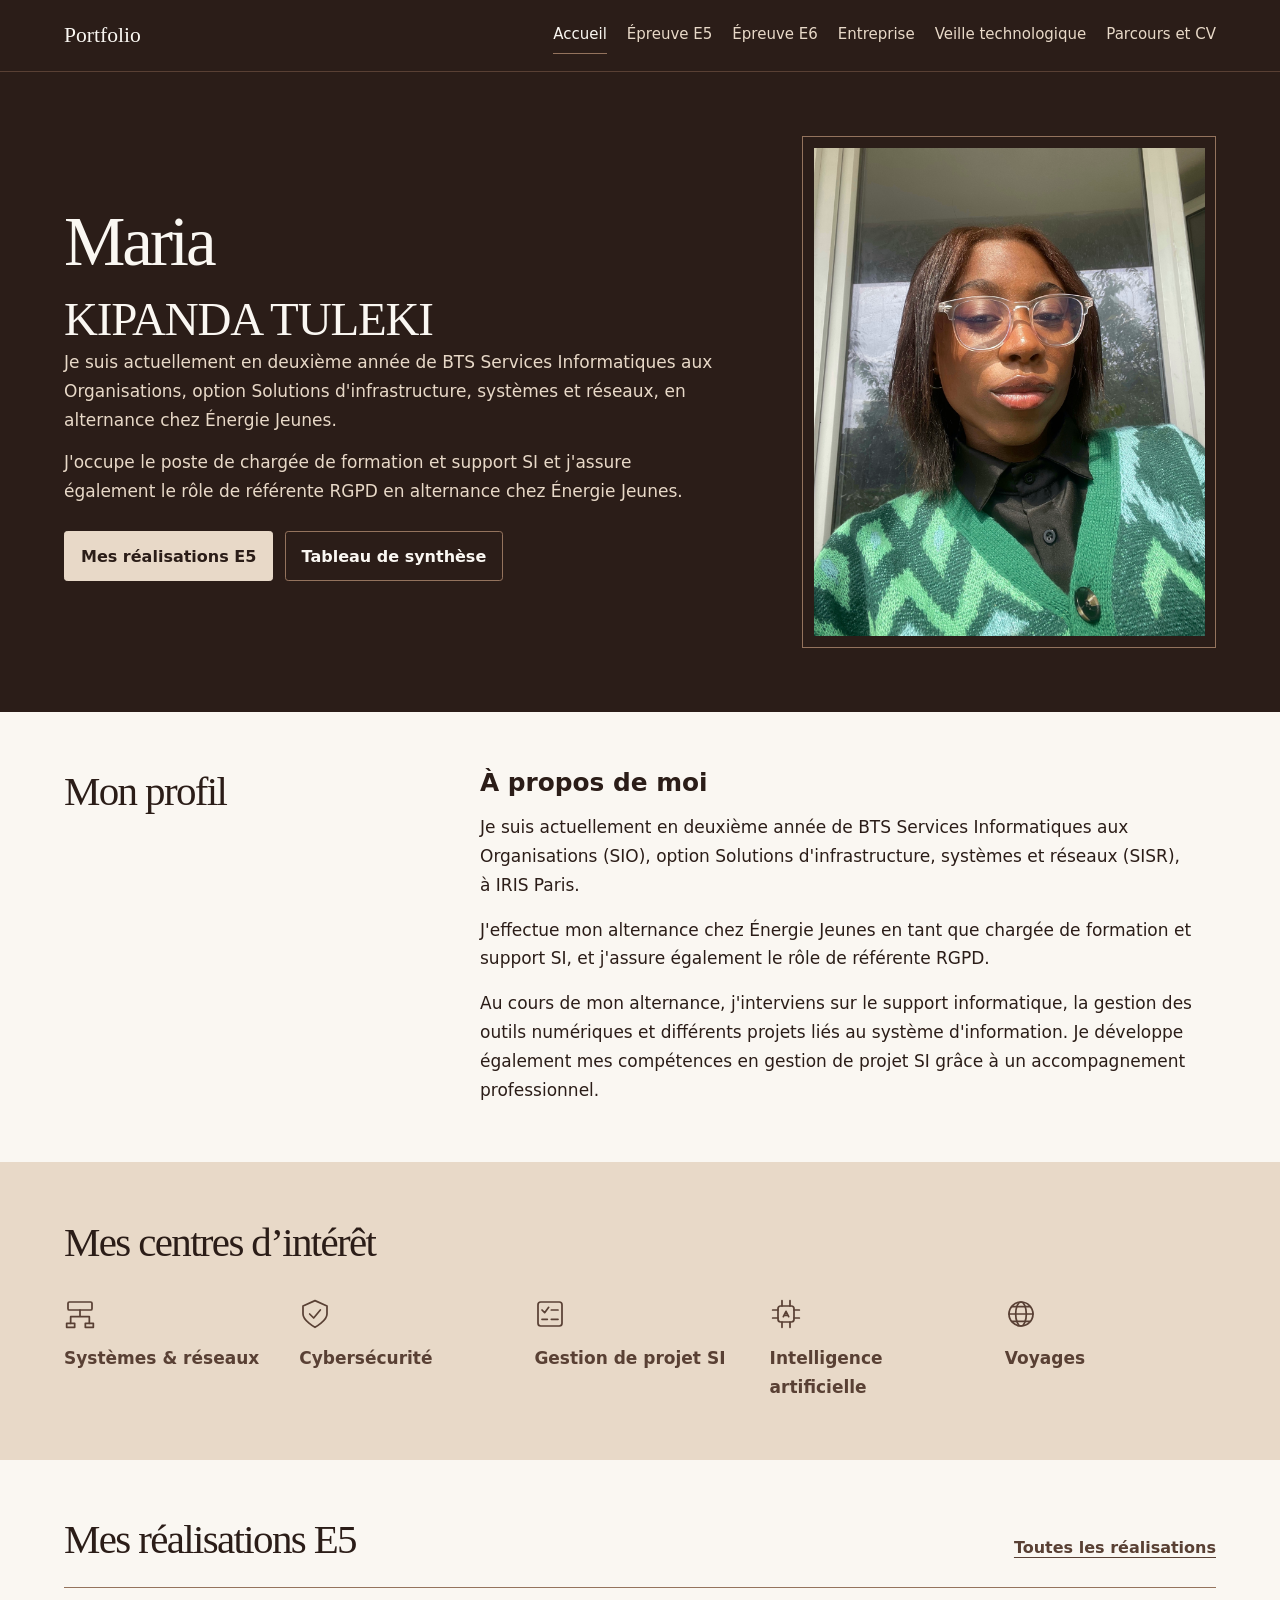
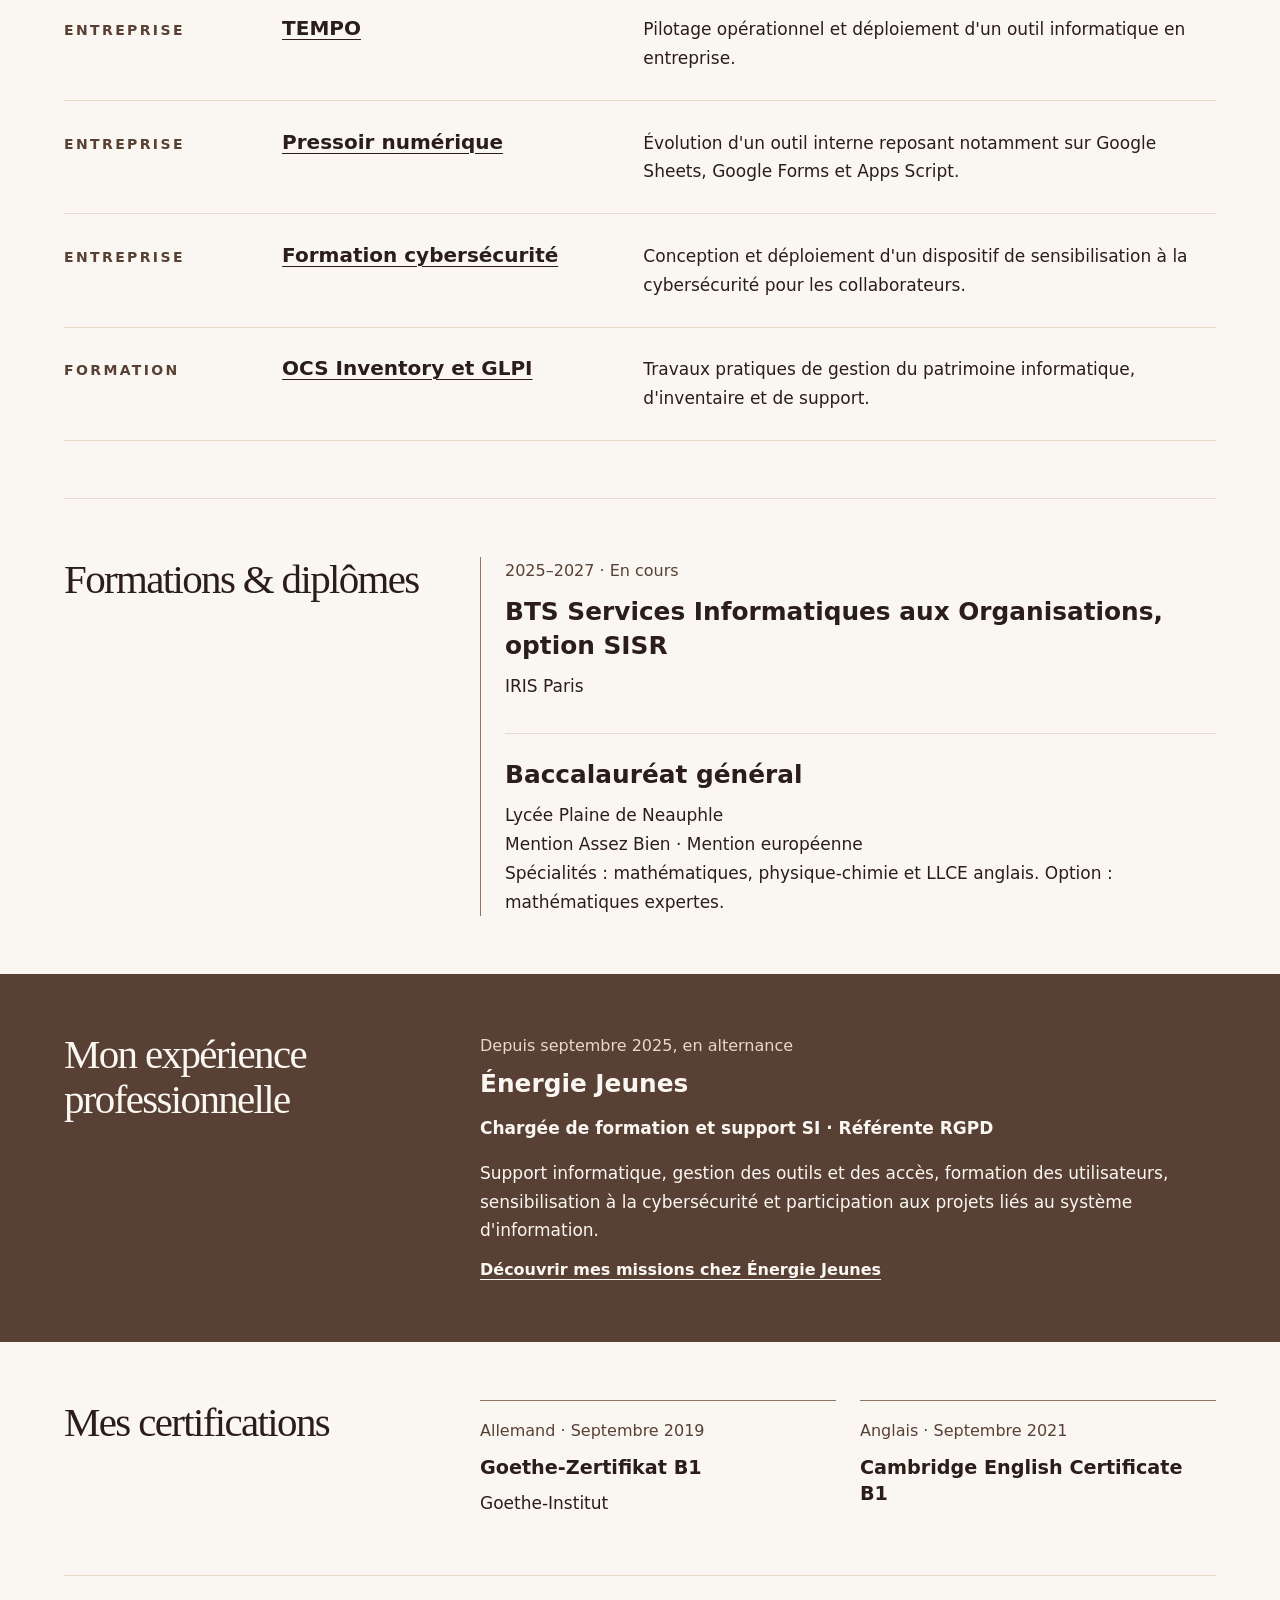
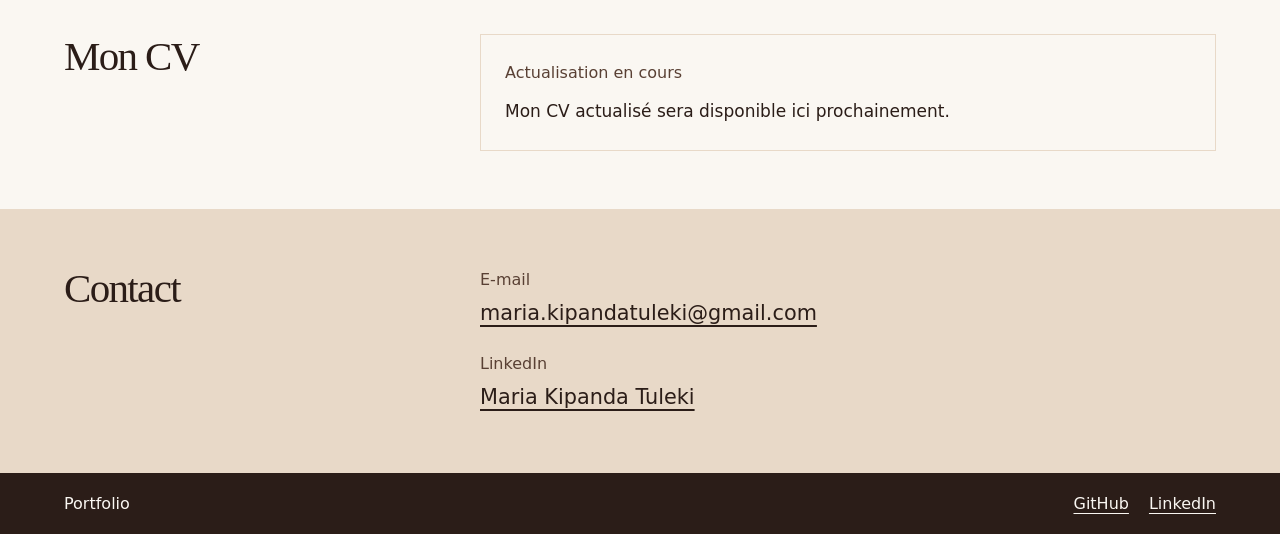
<file: index.html>
<!doctype html>
<html lang="fr">
  <head>
    <meta charset="utf-8">
    <meta name="viewport" content="width=device-width, initial-scale=1">
    <title>Accueil | Portfolio BTS SIO SISR 2027</title>
    <link rel="stylesheet" href="assets/styles.css">
    <link rel="stylesheet" href="assets/home.css">
    <script src="assets/menu.js" defer></script>
  </head>
  <body class="home-page">
    <a class="skip" href="#contenu">Aller au contenu</a>
    <header class="site-header">
      <div class="wrap header-inner">
        <a class="brand" href="index.html">Portfolio</a>
        <button class="menu-button" type="button" aria-expanded="false" aria-controls="navigation" hidden>Menu</button>
        <nav id="navigation" aria-label="Navigation principale">
          <ul>
            <li><a href="index.html" aria-current="page">Accueil</a></li>
            <li><a href="e5.html">Épreuve E5</a></li>
            <li><a href="e6.html">Épreuve E6</a></li>
            <li><a href="entreprise.html">Entreprise</a></li>
            <li><a href="veille.html">Veille technologique</a></li>
            <li><a href="parcours.html">Parcours et CV</a></li>
          </ul>
        </nav>
      </div>
    </header>
    <main id="contenu" tabindex="-1">
      <section class="home-intro">
        <div class="wrap home-intro-grid">
          <div class="home-intro-copy">
            <h1>Maria <span>KIPANDA TULEKI</span></h1>
            <p>Je suis actuellement en deuxième année de BTS Services Informatiques aux Organisations, option Solutions d'infrastructure, systèmes et réseaux, en alternance chez Énergie Jeunes.</p>
            <p>J'occupe le poste de chargée de formation et support SI et j'assure également le rôle de référente RGPD en alternance chez Énergie Jeunes.</p>
            <div class="actions">
              <a class="button primary" href="e5.html">Mes réalisations E5</a>
              <a class="button secondary" href="e5.html#tableau">Tableau de synthèse</a>
            </div>
          </div>
          <figure class="home-portrait">
            <img src="assets/images/photo%20linkedin.JPEG" alt="Portrait de Maria Kipanda Tuleki" fetchpriority="high">
          </figure>
        </div>
      </section>

      <section class="wrap home-section home-split" id="profil">
        <h2>Mon profil</h2>
        <div class="home-prose">
          <h3>À propos de moi</h3>
          <p>Je suis actuellement en deuxième année de BTS Services Informatiques aux Organisations (SIO), option Solutions d'infrastructure, systèmes et réseaux (SISR), à IRIS Paris.</p>
          <p>J'effectue mon alternance chez Énergie Jeunes en tant que chargée de formation et support SI, et j'assure également le rôle de référente RGPD.</p>
          <p>Au cours de mon alternance, j'interviens sur le support informatique, la gestion des outils numériques et différents projets liés au système d'information. Je développe également mes compétences en gestion de projet SI grâce à un accompagnement professionnel.</p>
        </div>
      </section>

      <section class="home-interests">
        <div class="wrap home-section">
          <h2>Mes centres d’intérêt</h2>
          <ul class="home-interest-list">
            <li><svg viewBox="0 0 24 24" fill="none" stroke="currentColor" stroke-width="1.3" stroke-linecap="round" stroke-linejoin="round" aria-hidden="true"><rect x="3" y="3" width="18" height="6" rx="1"/><path d="M12 9v5M5 19v-5h14v5"/><rect x="2" y="19" width="6" height="3"/><rect x="16" y="19" width="6" height="3"/></svg><span>Systèmes &amp; réseaux</span></li>
            <li><svg viewBox="0 0 24 24" fill="none" stroke="currentColor" stroke-width="1.3" stroke-linecap="round" stroke-linejoin="round" aria-hidden="true"><path d="M12 2 3 6v6c0 5 9 10 9 10s9-5 9-10V6Z"/><path d="m8 12 3 3 5-6"/></svg><span>Cybersécurité</span></li>
            <li><svg viewBox="0 0 24 24" fill="none" stroke="currentColor" stroke-width="1.3" stroke-linecap="round" stroke-linejoin="round" aria-hidden="true"><rect x="3" y="3" width="18" height="18" rx="2"/><path d="m6 9 2 2 3-4m2 2h5M6 16h4m3 0h5"/></svg><span>Gestion de projet SI</span></li>
            <li><svg viewBox="0 0 24 24" fill="none" stroke="currentColor" stroke-width="1.3" stroke-linecap="round" stroke-linejoin="round" aria-hidden="true"><rect x="6" y="6" width="12" height="12" rx="2"/><path d="M9 2v4m6-4v4M9 18v4m6-4v4M2 9h4m-4 6h4m12-6h4m-4 6h4"/><path d="m10 14 2-4 2 4m-3-1h2"/></svg><span>Intelligence artificielle</span></li>
            <li><svg viewBox="0 0 24 24" fill="none" stroke="currentColor" stroke-width="1.3" stroke-linecap="round" stroke-linejoin="round" aria-hidden="true"><circle cx="12" cy="12" r="9"/><ellipse cx="12" cy="12" rx="4" ry="9"/><path d="M3 12h18M5 6.5h14M5 17.5h14"/></svg><span>Voyages</span></li>
          </ul>
        </div>
      </section>

      <section class="wrap home-section" id="realisations">
        <div class="home-section-heading">
          <h2>Mes réalisations E5</h2>
          <a class="text-link" href="e5.html#realisations">Toutes les réalisations</a>
        </div>
        <div class="home-project-list">
          <article>
            <p class="eyebrow">Entreprise</p>
            <h3><a href="e5.html#tempo">TEMPO</a></h3>
            <p>Pilotage opérationnel et déploiement d'un outil informatique en entreprise.</p>
          </article>
          <article>
            <p class="eyebrow">Entreprise</p>
            <h3><a href="e5.html#pressoir">Pressoir numérique</a></h3>
            <p>Évolution d'un outil interne reposant notamment sur Google Sheets, Google Forms et Apps Script.</p>
          </article>
          <article>
            <p class="eyebrow">Entreprise</p>
            <h3><a href="e5.html#sensibilisation">Formation cybersécurité</a></h3>
            <p>Conception et déploiement d'un dispositif de sensibilisation à la cybersécurité pour les collaborateurs.</p>
          </article>
          <article>
            <p class="eyebrow">Formation</p>
            <h3><a href="e5.html#inventaire">OCS Inventory et GLPI</a></h3>
            <p>Travaux pratiques de gestion du patrimoine informatique, d'inventaire et de support.</p>
          </article>
        </div>
      </section>

      <section class="wrap home-section home-split" id="formations">
        <h2>Formations &amp; diplômes</h2>
        <div class="home-timeline">
          <article>
            <p class="home-meta">2025–2027 · En cours</p>
            <h3>BTS Services Informatiques aux Organisations, option SISR</h3>
            <p>IRIS Paris</p>
          </article>
          <article>
            <h3>Baccalauréat général</h3>
            <p>Lycée Plaine de Neauphle</p>
            <p>Mention Assez Bien · Mention européenne</p>
            <p>Spécialités : mathématiques, physique-chimie et LLCE anglais. Option : mathématiques expertes.</p>
          </article>
        </div>
      </section>

      <section class="home-experience" id="experience">
        <div class="wrap home-section home-split">
          <h2>Mon expérience professionnelle</h2>
          <article class="home-prose">
            <p class="home-meta">Depuis septembre 2025, en alternance</p>
            <h3>Énergie Jeunes</h3>
            <p class="home-role">Chargée de formation et support SI · Référente RGPD</p>
            <p>Support informatique, gestion des outils et des accès, formation des utilisateurs, sensibilisation à la cybersécurité et participation aux projets liés au système d'information.</p>
            <a class="text-link" href="entreprise.html">Découvrir mes missions chez Énergie Jeunes</a>
          </article>
        </div>
      </section>

      <section class="wrap home-section home-split" id="certifications">
        <h2>Mes certifications</h2>
        <div class="home-certifications">
          <article>
            <p class="home-meta">Allemand · Septembre 2019</p>
            <h3>Goethe-Zertifikat B1</h3>
            <p>Goethe-Institut</p>
          </article>
          <article>
            <p class="home-meta">Anglais · Septembre 2021</p>
            <h3>Cambridge English Certificate B1</h3>
          </article>
        </div>
      </section>

      <section class="wrap home-section home-split" id="cv">
        <h2>Mon CV</h2>
        <div class="home-cv">
          <!-- Intégrer ici l’aperçu et le lien du nouveau PDF après réception du CV actualisé. -->
          <p class="home-meta">Actualisation en cours</p>
          <p>Mon CV actualisé sera disponible ici prochainement.</p>
        </div>
      </section>

      <section class="home-contact" id="contact">
        <div class="wrap home-section home-split">
          <h2>Contact</h2>
          <dl>
            <div><dt>E-mail</dt><dd><a href="mailto:maria.kipandatuleki@gmail.com">maria.kipandatuleki@gmail.com</a></dd></div>
            <div><dt>LinkedIn</dt><dd><a href="https://www.linkedin.com/in/maria-kipanda-tuleki/">Maria Kipanda Tuleki</a></dd></div>
          </dl>
        </div>
      </section>
    </main>
    <footer class="site-footer">
      <div class="wrap footer-inner">
        <p>Portfolio</p>
        <ul aria-label="Profils professionnels">
          <li><a href="https://github.com/imriiama">GitHub</a></li>
          <li><a href="https://www.linkedin.com/in/maria-kipanda-tuleki/">LinkedIn</a></li>
        </ul>
      </div>
    </footer>
  </body>
</html>
</file>
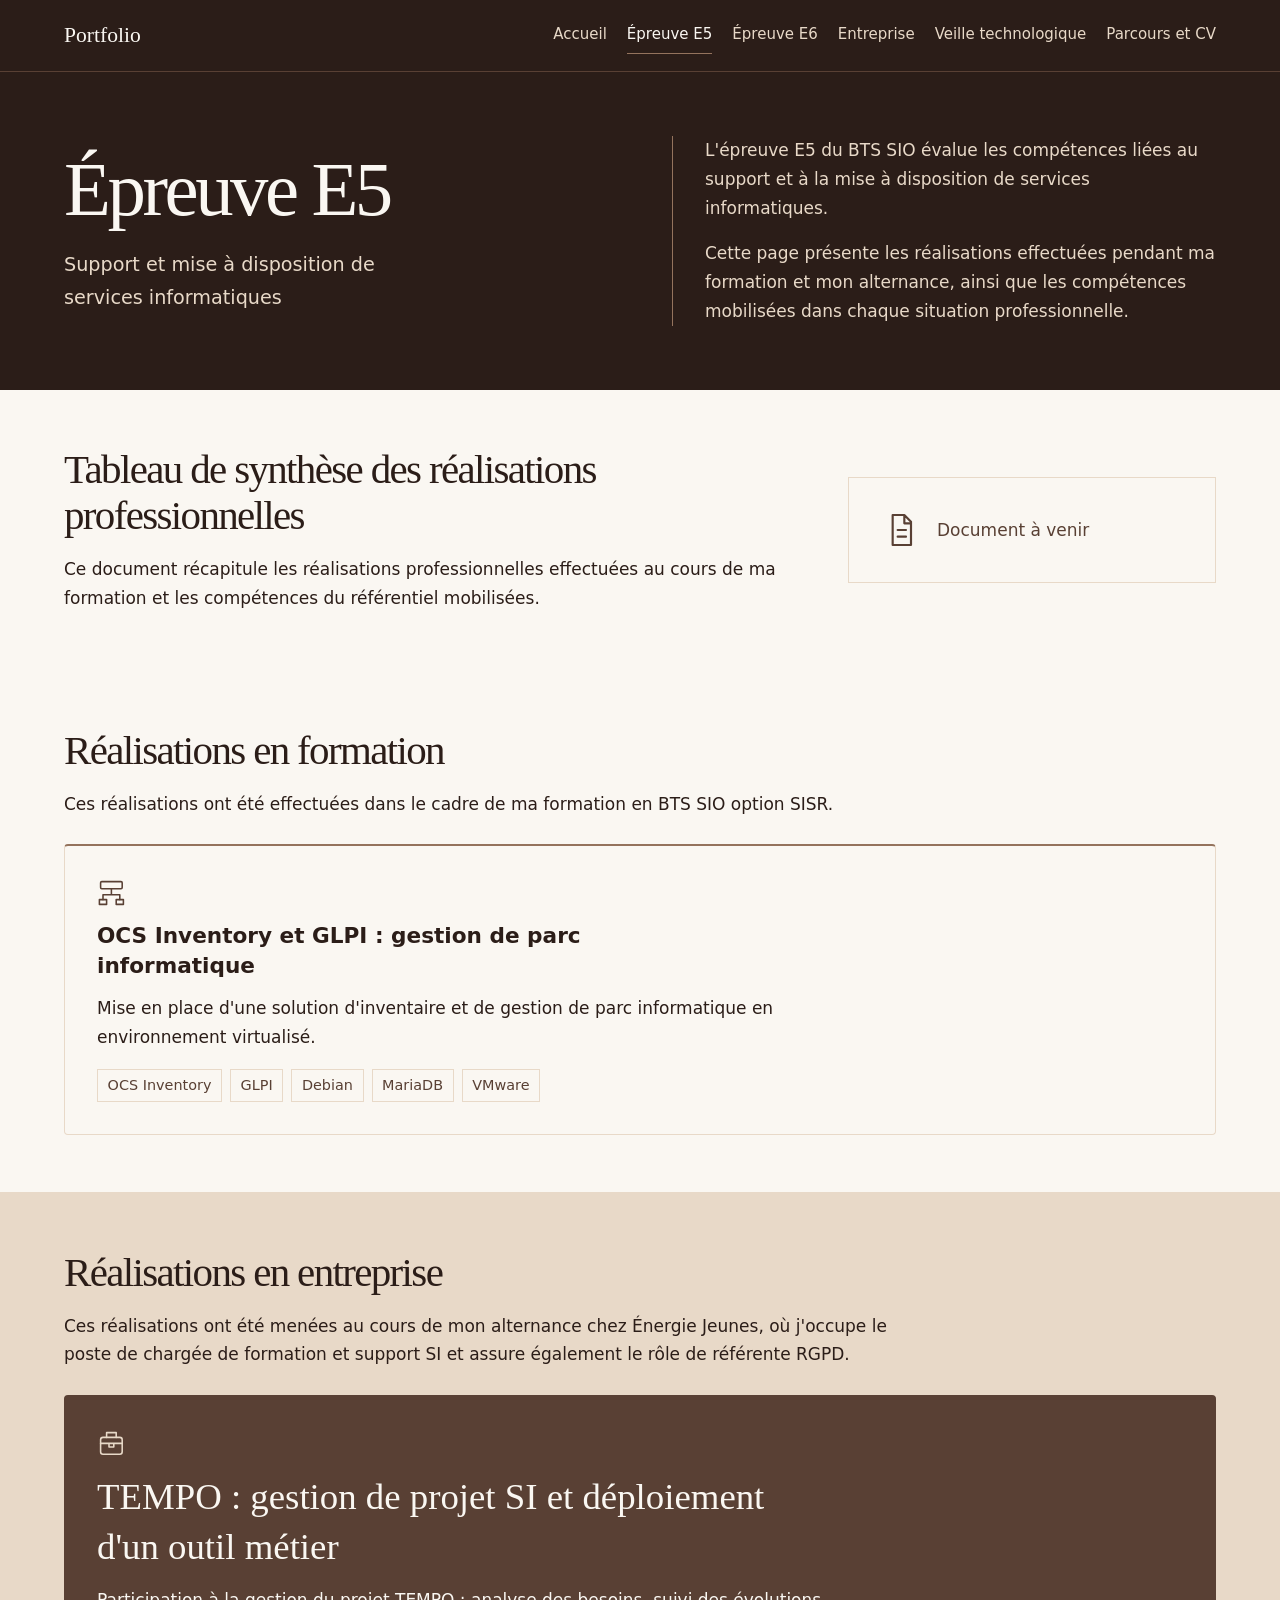
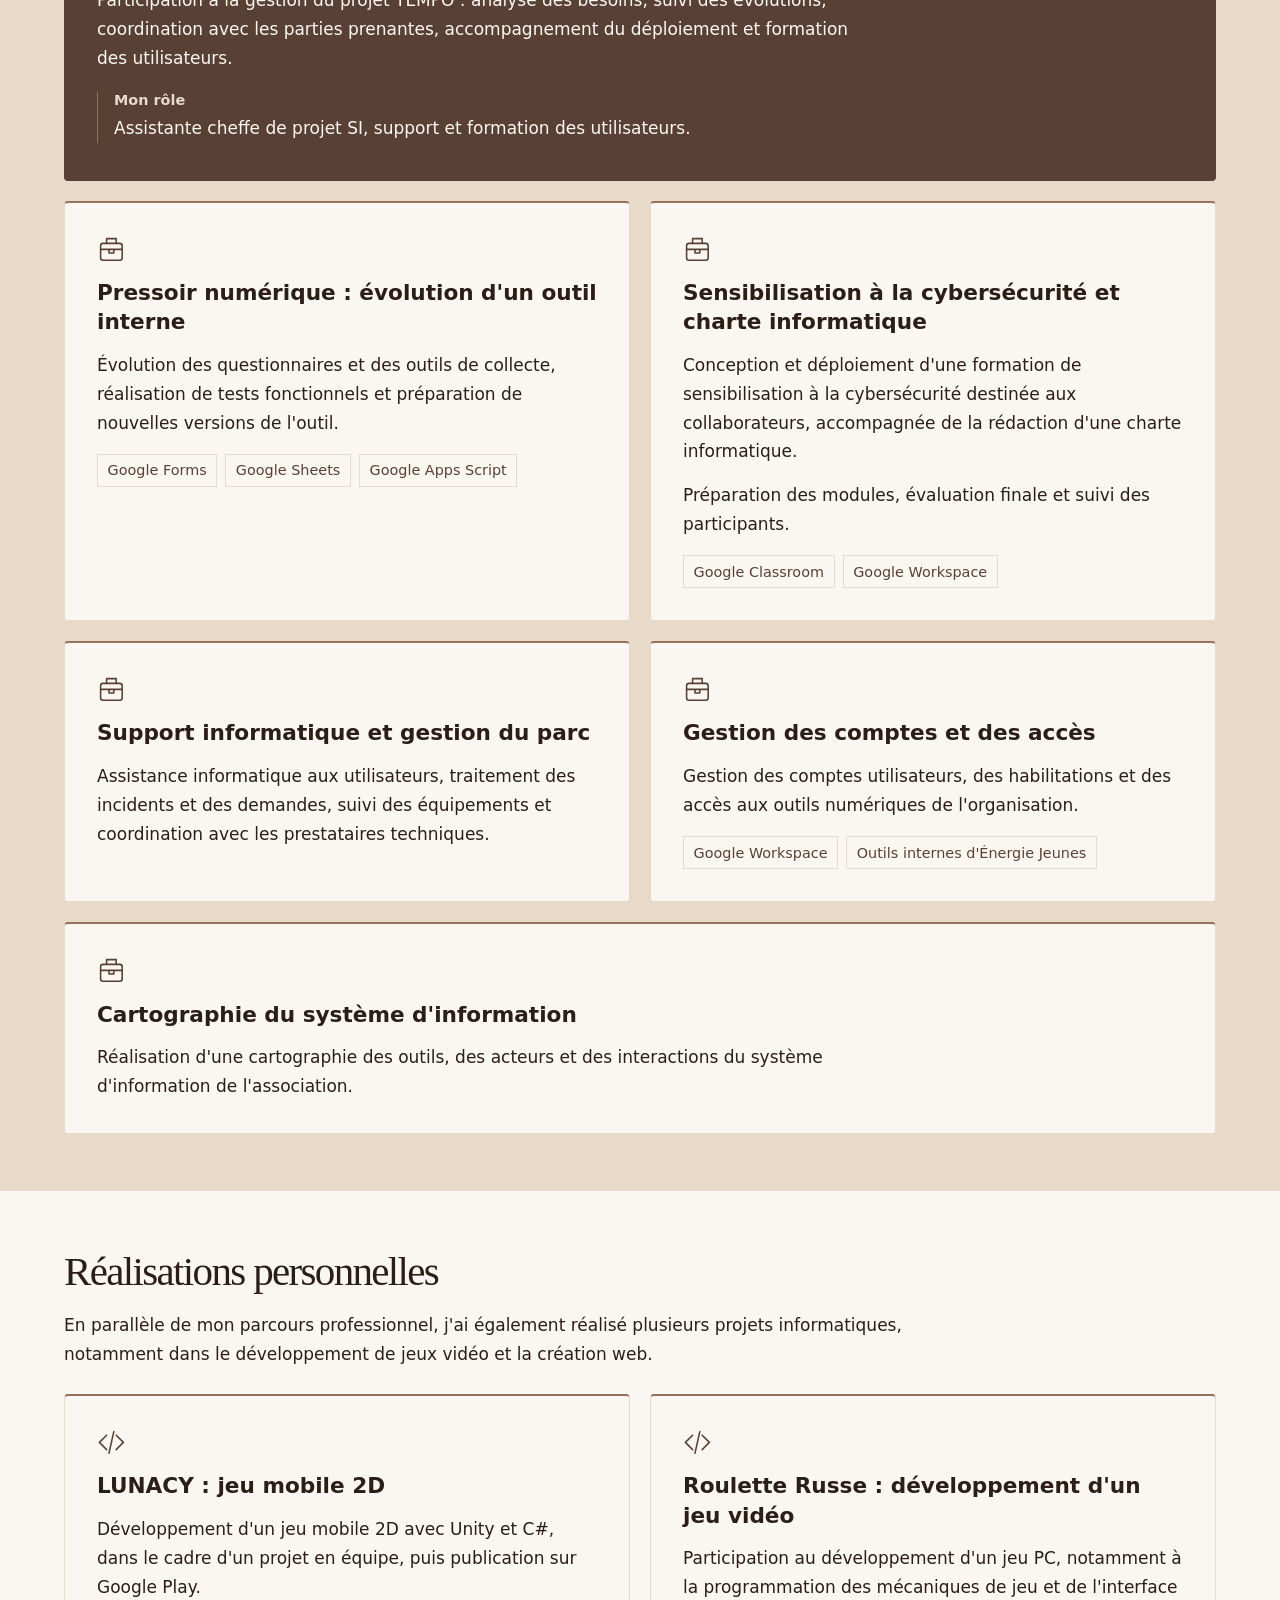
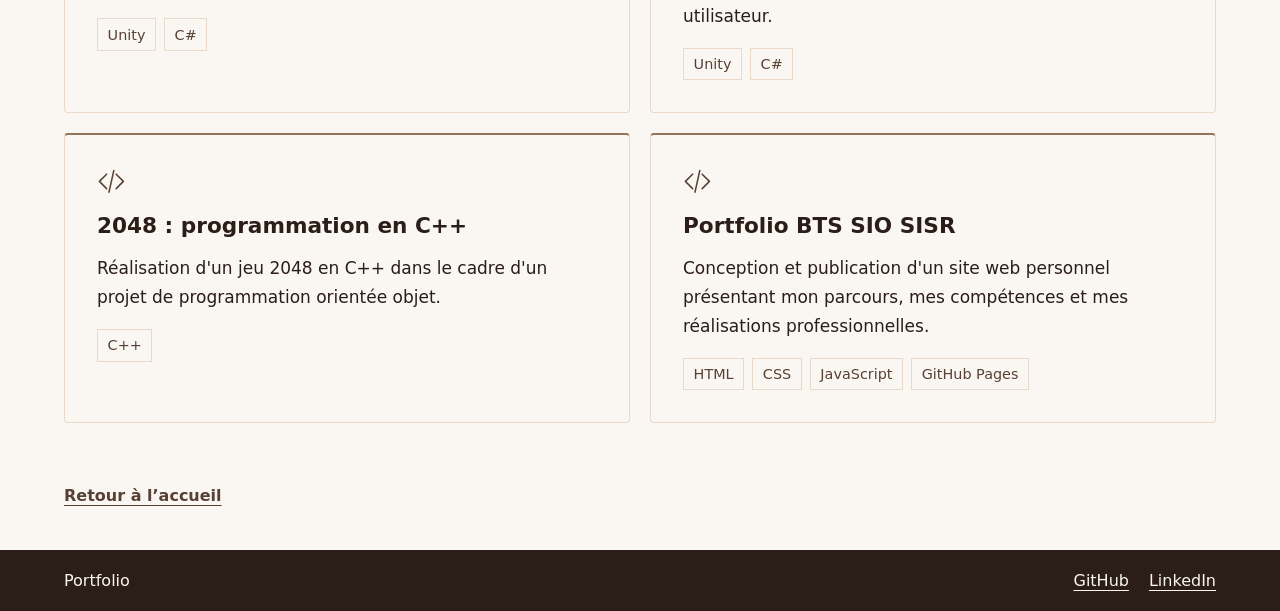
<file: e5.html>
<!doctype html>
<html lang="fr">
  <head>
    <meta charset="utf-8">
    <meta name="viewport" content="width=device-width, initial-scale=1">
    <title>Épreuve E5 | Portfolio BTS SIO SISR 2027</title>
    <link rel="stylesheet" href="assets/styles.css">
    <link rel="stylesheet" href="assets/e5.css">
    <script src="assets/menu.js" defer></script>
  </head>
  <body class="e5-page">
    <a class="skip" href="#contenu">Aller au contenu</a>
    <header class="site-header">
      <div class="wrap header-inner">
        <a class="brand" href="index.html">Portfolio</a>
        <button class="menu-button" type="button" aria-expanded="false" aria-controls="navigation" hidden>Menu</button>
        <nav id="navigation" aria-label="Navigation principale">
          <ul>
            <li><a href="index.html">Accueil</a></li>
            <li><a href="e5.html" aria-current="page">Épreuve E5</a></li>
            <li><a href="e6.html">Épreuve E6</a></li>
            <li><a href="entreprise.html">Entreprise</a></li>
            <li><a href="veille.html">Veille technologique</a></li>
            <li><a href="parcours.html">Parcours et CV</a></li>
          </ul>
        </nav>
      </div>
    </header>
    <main id="contenu" tabindex="-1">
      <section class="hero e5-intro">
        <div class="wrap e5-intro-layout">
          <div>
            <h1>Épreuve E5</h1>
            <p class="intro">Support et mise à disposition de services informatiques</p>
          </div>
          <div class="e5-intro-copy">
            <p>L'épreuve E5 du BTS SIO évalue les compétences liées au support et à la mise à disposition de services informatiques.</p>
            <p>Cette page présente les réalisations effectuées pendant ma formation et mon alternance, ainsi que les compétences mobilisées dans chaque situation professionnelle.</p>
          </div>
        </div>
      </section>

      <section class="wrap block e5-tableau" id="tableau" aria-labelledby="tableau-titre">
        <div class="e5-section-copy">
          <h2 id="tableau-titre">Tableau de synthèse des réalisations professionnelles</h2>
          <p>Ce document récapitule les réalisations professionnelles effectuées au cours de ma formation et les compétences du référentiel mobilisées.</p>
        </div>
        <div class="e5-document">
          <svg viewBox="0 0 24 24" fill="none" stroke="currentColor" stroke-width="1.3" stroke-linecap="round" stroke-linejoin="round" aria-hidden="true"><path d="M7 3h7l4 4v14H7zM14 3v5h4M10 12h5m-5 4h5"/></svg>
          <p>Document à venir</p>
          <!-- À réception du PDF officiel, intégrer ici son aperçu et ses liens relatifs d’ouverture et de téléchargement. -->
        </div>
      </section>

      <div id="realisations">
        <section class="wrap block e5-collection" aria-labelledby="formation-titre">
          <div class="e5-section-copy">
            <h2 id="formation-titre">Réalisations en formation</h2>
            <p>Ces réalisations ont été effectuées dans le cadre de ma formation en BTS SIO option SISR.</p>
          </div>
          <div class="projects e5-training">
            <article class="project e5-card" id="inventaire" aria-labelledby="inventaire-titre">
              <!-- Remplacer ce repère graphique par une image réelle avec un texte alternatif pertinent, lorsqu’elle sera disponible. -->
              <div class="e5-card-icon"><svg viewBox="0 0 24 24" fill="none" stroke="currentColor" stroke-width="1.3" stroke-linecap="round" stroke-linejoin="round" aria-hidden="true"><rect x="3" y="3" width="18" height="6" rx="1"/><path d="M12 9v5M5 18v-4h14v4"/><rect x="2" y="18" width="6" height="4"/><rect x="16" y="18" width="6" height="4"/></svg></div>
              <h3 id="inventaire-titre">OCS Inventory et GLPI : gestion de parc informatique</h3>
              <p>Mise en place d'une solution d'inventaire et de gestion de parc informatique en environnement virtualisé.</p>

              <ul class="e5-tools" aria-label="Technologies et outils"><li>OCS Inventory</li><li>GLPI</li><li>Debian</li><li>MariaDB</li><li>VMware</li></ul>
              <!-- À réception de la fiche, rendre le titre cliquable avec son chemin relatif. Ajouter ensuite les compétences validées et les documentations. -->
            </article>
          </div>
        </section>

        <section class="e5-enterprise" aria-labelledby="entreprise-titre">
          <div class="wrap block e5-collection">
            <div class="e5-section-copy">
              <h2 id="entreprise-titre">Réalisations en entreprise</h2>
              <p>Ces réalisations ont été menées au cours de mon alternance chez Énergie Jeunes, où j'occupe le poste de chargée de formation et support SI et assure également le rôle de référente RGPD.</p>
            </div>
            <div class="projects">
            <article class="project e5-card e5-tempo" id="tempo" aria-labelledby="tempo-titre">
              <!-- Remplacer ce repère graphique par une image réelle avec un texte alternatif pertinent, lorsqu’elle sera disponible. -->
              <div class="e5-card-icon"><svg viewBox="0 0 24 24" fill="none" stroke="currentColor" stroke-width="1.3" stroke-linecap="round" stroke-linejoin="round" aria-hidden="true"><rect x="3" y="7" width="18" height="14" rx="2"/><path d="M8 7V3h8v4M3 12h18m-11 0v3h4v-3"/></svg></div>
              <h3 id="tempo-titre">TEMPO : gestion de projet SI et déploiement d'un outil métier</h3>
              <p>Participation à la gestion du projet TEMPO : analyse des besoins, suivi des évolutions, coordination avec les parties prenantes, accompagnement du déploiement et formation des utilisateurs.</p>
              <div class="e5-role"><h4>Mon rôle</h4><p>Assistante cheffe de projet SI, support et formation des utilisateurs.</p></div>

              <!-- À réception de la fiche, rendre le titre cliquable avec son chemin relatif. Ajouter ensuite les compétences validées et les documentations. -->
            </article>
            <article class="project e5-card" id="pressoir" aria-labelledby="pressoir-titre">
              <!-- Remplacer ce repère graphique par une image réelle avec un texte alternatif pertinent, lorsqu’elle sera disponible. -->
              <div class="e5-card-icon"><svg viewBox="0 0 24 24" fill="none" stroke="currentColor" stroke-width="1.3" stroke-linecap="round" stroke-linejoin="round" aria-hidden="true"><rect x="3" y="7" width="18" height="14" rx="2"/><path d="M8 7V3h8v4M3 12h18m-11 0v3h4v-3"/></svg></div>
              <h3 id="pressoir-titre">Pressoir numérique : évolution d'un outil interne</h3>
              <p>Évolution des questionnaires et des outils de collecte, réalisation de tests fonctionnels et préparation de nouvelles versions de l'outil.</p>

              <ul class="e5-tools" aria-label="Technologies et outils"><li>Google Forms</li><li>Google Sheets</li><li>Google Apps Script</li></ul>
              <!-- À réception de la fiche, rendre le titre cliquable avec son chemin relatif. Ajouter ensuite les compétences validées et les documentations. -->
            </article>
            <article class="project e5-card" id="sensibilisation" aria-labelledby="sensibilisation-titre">
              <!-- Remplacer ce repère graphique par une image réelle avec un texte alternatif pertinent, lorsqu’elle sera disponible. -->
              <div class="e5-card-icon"><svg viewBox="0 0 24 24" fill="none" stroke="currentColor" stroke-width="1.3" stroke-linecap="round" stroke-linejoin="round" aria-hidden="true"><rect x="3" y="7" width="18" height="14" rx="2"/><path d="M8 7V3h8v4M3 12h18m-11 0v3h4v-3"/></svg></div>
              <h3 id="sensibilisation-titre">Sensibilisation à la cybersécurité et charte informatique</h3>
              <p>Conception et déploiement d'une formation de sensibilisation à la cybersécurité destinée aux collaborateurs, accompagnée de la rédaction d'une charte informatique.</p>
              <p>Préparation des modules, évaluation finale et suivi des participants.</p>
              <ul class="e5-tools" aria-label="Technologies et outils"><li>Google Classroom</li><li>Google Workspace</li></ul>
              <!-- À réception de la fiche, rendre le titre cliquable avec son chemin relatif. Ajouter ensuite les compétences validées et les documentations. -->
            </article>
            <article class="project e5-card" id="support" aria-labelledby="support-titre">
              <!-- Remplacer ce repère graphique par une image réelle avec un texte alternatif pertinent, lorsqu’elle sera disponible. -->
              <div class="e5-card-icon"><svg viewBox="0 0 24 24" fill="none" stroke="currentColor" stroke-width="1.3" stroke-linecap="round" stroke-linejoin="round" aria-hidden="true"><rect x="3" y="7" width="18" height="14" rx="2"/><path d="M8 7V3h8v4M3 12h18m-11 0v3h4v-3"/></svg></div>
              <h3 id="support-titre">Support informatique et gestion du parc</h3>
              <p>Assistance informatique aux utilisateurs, traitement des incidents et des demandes, suivi des équipements et coordination avec les prestataires techniques.</p>


              <!-- À réception de la fiche, rendre le titre cliquable avec son chemin relatif. Ajouter ensuite les compétences validées et les documentations. -->
            </article>
            <article class="project e5-card" id="acces" aria-labelledby="acces-titre">
              <!-- Remplacer ce repère graphique par une image réelle avec un texte alternatif pertinent, lorsqu’elle sera disponible. -->
              <div class="e5-card-icon"><svg viewBox="0 0 24 24" fill="none" stroke="currentColor" stroke-width="1.3" stroke-linecap="round" stroke-linejoin="round" aria-hidden="true"><rect x="3" y="7" width="18" height="14" rx="2"/><path d="M8 7V3h8v4M3 12h18m-11 0v3h4v-3"/></svg></div>
              <h3 id="acces-titre">Gestion des comptes et des accès</h3>
              <p>Gestion des comptes utilisateurs, des habilitations et des accès aux outils numériques de l'organisation.</p>

              <ul class="e5-tools" aria-label="Technologies et outils"><li>Google Workspace</li><li>Outils internes d'Énergie Jeunes</li></ul>
              <!-- À réception de la fiche, rendre le titre cliquable avec son chemin relatif. Ajouter ensuite les compétences validées et les documentations. -->
            </article>
            <article class="project e5-card" id="cartographie" aria-labelledby="cartographie-titre">
              <!-- Remplacer ce repère graphique par une image réelle avec un texte alternatif pertinent, lorsqu’elle sera disponible. -->
              <div class="e5-card-icon"><svg viewBox="0 0 24 24" fill="none" stroke="currentColor" stroke-width="1.3" stroke-linecap="round" stroke-linejoin="round" aria-hidden="true"><rect x="3" y="7" width="18" height="14" rx="2"/><path d="M8 7V3h8v4M3 12h18m-11 0v3h4v-3"/></svg></div>
              <h3 id="cartographie-titre">Cartographie du système d'information</h3>
              <p>Réalisation d'une cartographie des outils, des acteurs et des interactions du système d'information de l'association.</p>


              <!-- À réception de la fiche, rendre le titre cliquable avec son chemin relatif. Ajouter ensuite les compétences validées et les documentations. -->
            </article>
            </div>
          </div>
        </section>

        <section class="wrap block e5-collection" aria-labelledby="personnel-titre">
          <div class="e5-section-copy">
            <h2 id="personnel-titre">Réalisations personnelles</h2>
            <p>En parallèle de mon parcours professionnel, j'ai également réalisé plusieurs projets informatiques, notamment dans le développement de jeux vidéo et la création web.</p>
          </div>
          <div class="projects">
            <article class="project e5-card" id="lunacy" aria-labelledby="lunacy-titre">
              <!-- Remplacer ce repère graphique par une image réelle avec un texte alternatif pertinent, lorsqu’elle sera disponible. -->
              <div class="e5-card-icon"><svg viewBox="0 0 24 24" fill="none" stroke="currentColor" stroke-width="1.3" stroke-linecap="round" stroke-linejoin="round" aria-hidden="true"><path d="m8 6-6 6 6 6m8-12 6 6-6 6M14 3l-4 18"/></svg></div>
              <h3 id="lunacy-titre">LUNACY : jeu mobile 2D</h3>
              <p>Développement d'un jeu mobile 2D avec Unity et C#, dans le cadre d'un projet en équipe, puis publication sur Google Play.</p>

              <ul class="e5-tools" aria-label="Technologies et outils"><li>Unity</li><li>C#</li></ul>
              <!-- À réception de la fiche, rendre le titre cliquable avec son chemin relatif. Ajouter ensuite les compétences validées et les documentations. -->
            </article>
            <article class="project e5-card" id="roulette-russe" aria-labelledby="roulette-russe-titre">
              <!-- Remplacer ce repère graphique par une image réelle avec un texte alternatif pertinent, lorsqu’elle sera disponible. -->
              <div class="e5-card-icon"><svg viewBox="0 0 24 24" fill="none" stroke="currentColor" stroke-width="1.3" stroke-linecap="round" stroke-linejoin="round" aria-hidden="true"><path d="m8 6-6 6 6 6m8-12 6 6-6 6M14 3l-4 18"/></svg></div>
              <h3 id="roulette-russe-titre">Roulette Russe : développement d'un jeu vidéo</h3>
              <p>Participation au développement d'un jeu PC, notamment à la programmation des mécaniques de jeu et de l'interface utilisateur.</p>

              <ul class="e5-tools" aria-label="Technologies et outils"><li>Unity</li><li>C#</li></ul>
              <!-- À réception de la fiche, rendre le titre cliquable avec son chemin relatif. Ajouter ensuite les compétences validées et les documentations. -->
            </article>
            <article class="project e5-card" id="jeu-2048" aria-labelledby="jeu-2048-titre">
              <!-- Remplacer ce repère graphique par une image réelle avec un texte alternatif pertinent, lorsqu’elle sera disponible. -->
              <div class="e5-card-icon"><svg viewBox="0 0 24 24" fill="none" stroke="currentColor" stroke-width="1.3" stroke-linecap="round" stroke-linejoin="round" aria-hidden="true"><path d="m8 6-6 6 6 6m8-12 6 6-6 6M14 3l-4 18"/></svg></div>
              <h3 id="jeu-2048-titre">2048 : programmation en C++</h3>
              <p>Réalisation d'un jeu 2048 en C++ dans le cadre d'un projet de programmation orientée objet.</p>

              <ul class="e5-tools" aria-label="Technologies et outils"><li>C++</li></ul>
              <!-- À réception de la fiche, rendre le titre cliquable avec son chemin relatif. Ajouter ensuite les compétences validées et les documentations. -->
            </article>
            <article class="project e5-card" id="portfolio" aria-labelledby="portfolio-titre">
              <!-- Remplacer ce repère graphique par une image réelle avec un texte alternatif pertinent, lorsqu’elle sera disponible. -->
              <div class="e5-card-icon"><svg viewBox="0 0 24 24" fill="none" stroke="currentColor" stroke-width="1.3" stroke-linecap="round" stroke-linejoin="round" aria-hidden="true"><path d="m8 6-6 6 6 6m8-12 6 6-6 6M14 3l-4 18"/></svg></div>
              <h3 id="portfolio-titre">Portfolio BTS SIO SISR</h3>
              <p>Conception et publication d'un site web personnel présentant mon parcours, mes compétences et mes réalisations professionnelles.</p>

              <ul class="e5-tools" aria-label="Technologies et outils"><li>HTML</li><li>CSS</li><li>JavaScript</li><li>GitHub Pages</li></ul>
              <!-- À réception de la fiche, rendre le titre cliquable avec son chemin relatif. Ajouter ensuite les compétences validées et les documentations. -->
            </article>
          </div>
        </section>
      </div>
      <div class="wrap e5-back">
        <a class="text-link" href="index.html">Retour à l’accueil</a>
      </div>
    </main>
    <footer class="site-footer">
      <div class="wrap footer-inner">
        <p>Portfolio</p>
        <ul aria-label="Profils professionnels">
          <li><a href="https://github.com/imriiama">GitHub</a></li>
          <li><a href="https://www.linkedin.com/in/maria-kipanda-tuleki/">LinkedIn</a></li>
        </ul>
      </div>
    </footer>
  </body>
</html>
</file>
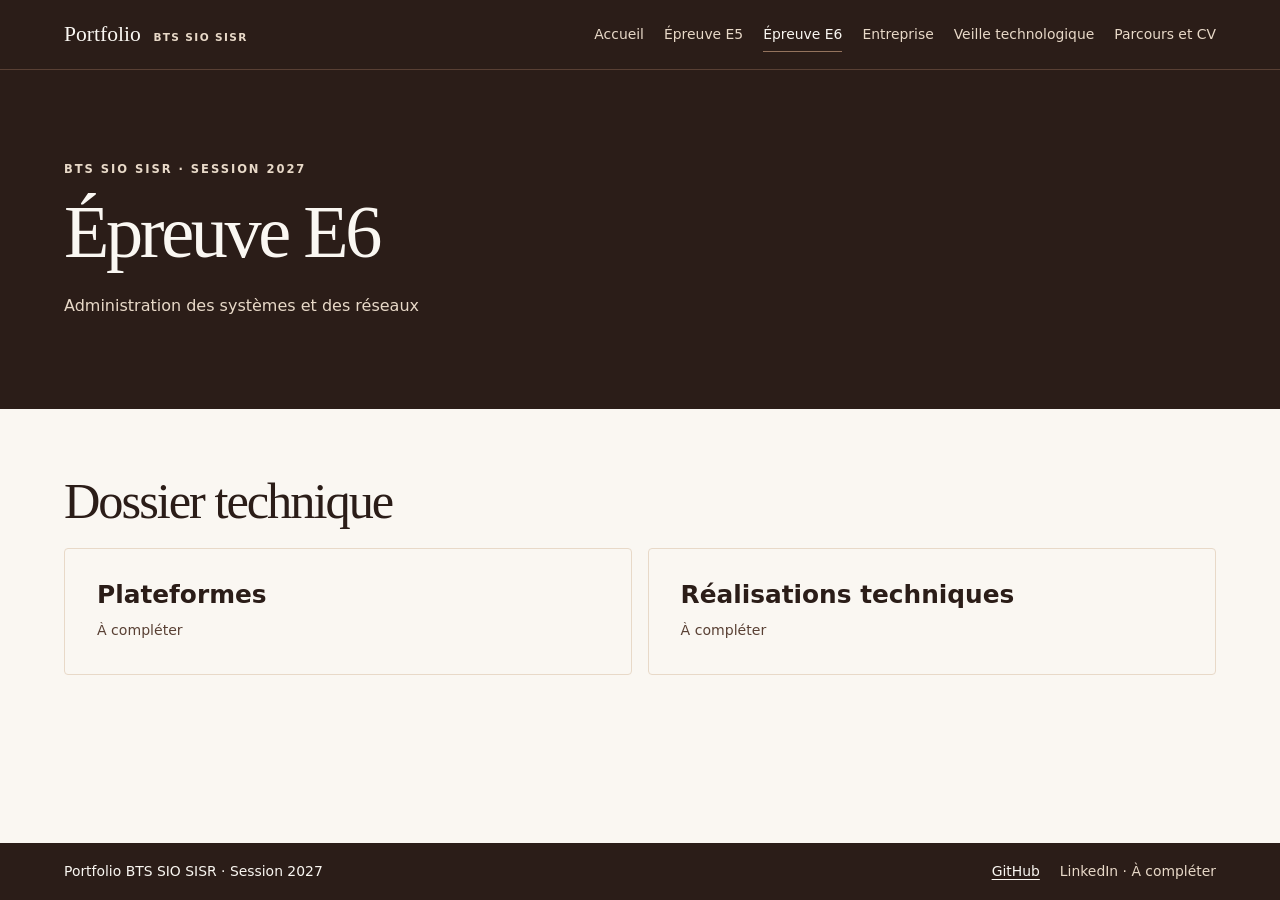
<file: e6.html>
<!doctype html>
<html lang="fr">
  <head>
    <meta charset="utf-8">
    <meta name="viewport" content="width=device-width, initial-scale=1">
    <title>Épreuve E6 | Portfolio BTS SIO SISR 2027</title>
    <link rel="stylesheet" href="assets/styles.css">
    <script src="assets/menu.js" defer></script>
  </head>
  <body>
    <a class="skip" href="#contenu">Aller au contenu</a>
    <header class="site-header">
      <div class="wrap header-inner">
        <a class="brand" href="index.html">Portfolio <span>BTS SIO SISR</span></a>
        <button class="menu-button" type="button" aria-expanded="false" aria-controls="navigation" hidden>Menu</button>
        <nav id="navigation" aria-label="Navigation principale">
          <ul>
            <li><a href="index.html">Accueil</a></li>
            <li><a href="e5.html">Épreuve E5</a></li>
            <li><a href="e6.html" aria-current="page">Épreuve E6</a></li>
            <li><a href="entreprise.html">Entreprise</a></li>
            <li><a href="veille.html">Veille technologique</a></li>
            <li><a href="parcours.html">Parcours et CV</a></li>
          </ul>
        </nav>
      </div>
    </header>
    <main id="contenu" tabindex="-1">
      <section class="hero ">
        <div class="wrap hero-grid">
          <div>
            <p class="eyebrow">BTS SIO SISR · Session 2027</p>
            <h1>Épreuve E6</h1>
            <p class="intro">Administration des systèmes et des réseaux</p>
          </div>
        </div>
      </section>
      <section class="wrap block">
        <h2>Dossier technique</h2>
        <div class="grid">
          <section class="panel">
            <h3>Plateformes</h3>
            <p class="pending">À compléter</p>
          </section>
          <section class="panel">
            <h3>Réalisations techniques</h3>
            <p class="pending">À compléter</p>
          </section>
        </div>
      </section>
    </main>
    <footer class="site-footer">
      <div class="wrap footer-inner">
        <p>Portfolio BTS SIO SISR · Session 2027</p>
        <ul aria-label="Profils professionnels">
          <li><a href="https://github.com/imriiama">GitHub</a></li>
          <li><span>LinkedIn · À compléter</span></li>
        </ul>
      </div>
    </footer>
  </body>
</html>
</file>
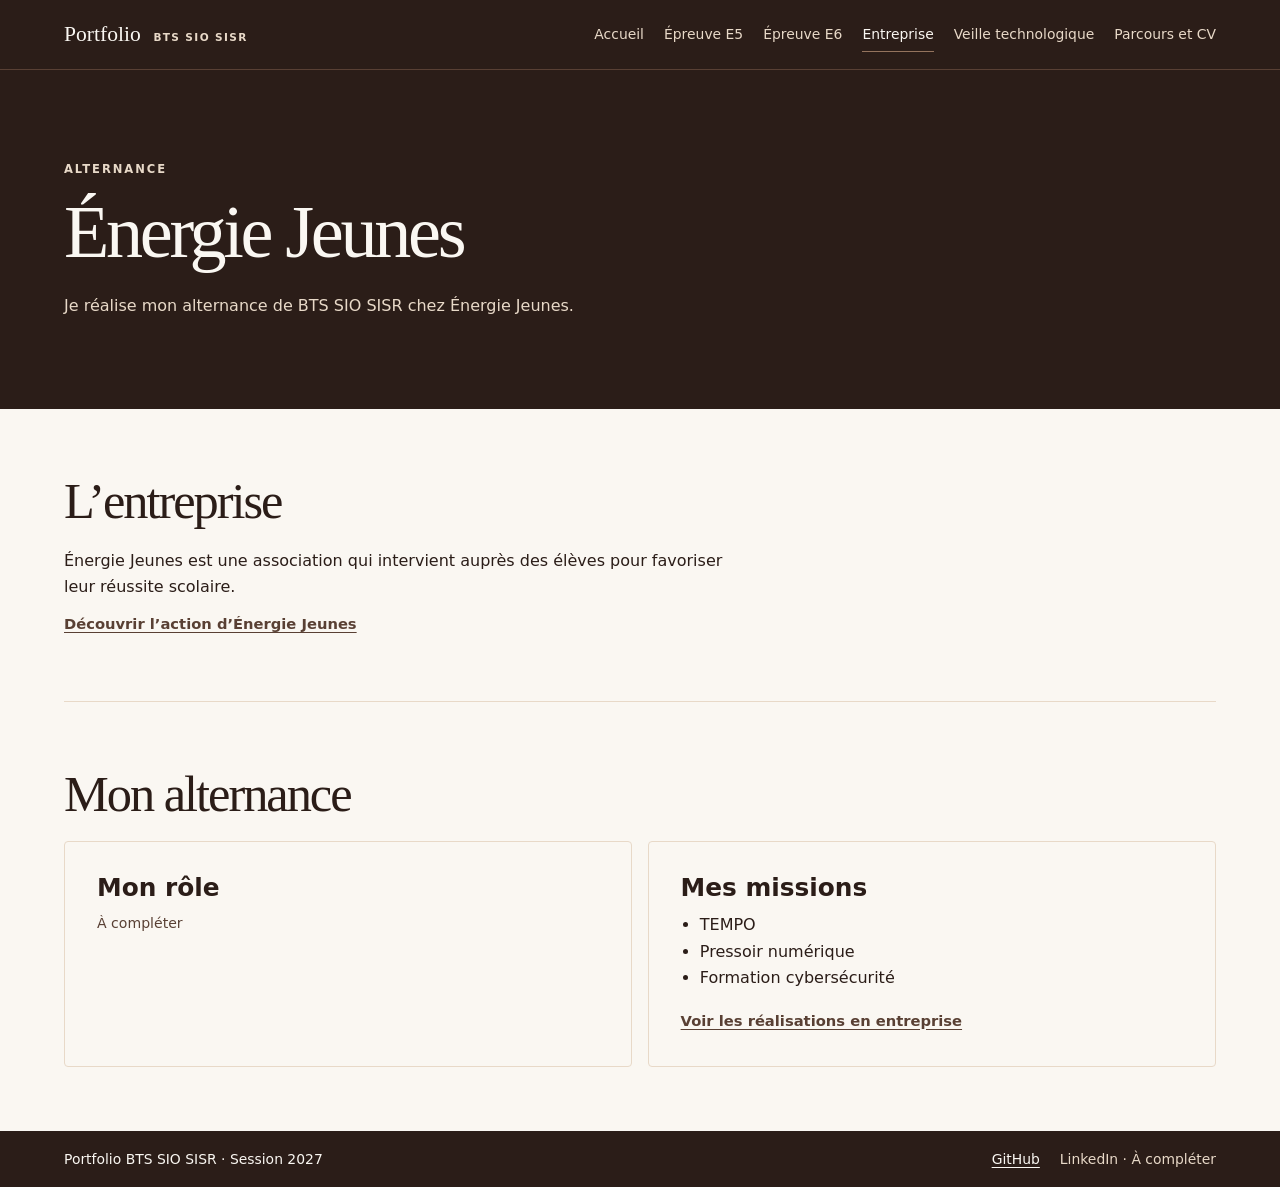
<file: entreprise.html>
<!doctype html>
<html lang="fr">
  <head>
    <meta charset="utf-8">
    <meta name="viewport" content="width=device-width, initial-scale=1">
    <title>Entreprise | Portfolio BTS SIO SISR 2027</title>
    <link rel="stylesheet" href="assets/styles.css">
    <script src="assets/menu.js" defer></script>
  </head>
  <body>
    <a class="skip" href="#contenu">Aller au contenu</a>
    <header class="site-header">
      <div class="wrap header-inner">
        <a class="brand" href="index.html">Portfolio <span>BTS SIO SISR</span></a>
        <button class="menu-button" type="button" aria-expanded="false" aria-controls="navigation" hidden>Menu</button>
        <nav id="navigation" aria-label="Navigation principale">
          <ul>
            <li><a href="index.html">Accueil</a></li>
            <li><a href="e5.html">Épreuve E5</a></li>
            <li><a href="e6.html">Épreuve E6</a></li>
            <li><a href="entreprise.html" aria-current="page">Entreprise</a></li>
            <li><a href="veille.html">Veille technologique</a></li>
            <li><a href="parcours.html">Parcours et CV</a></li>
          </ul>
        </nav>
      </div>
    </header>
    <main id="contenu" tabindex="-1">
      <section class="hero ">
        <div class="wrap hero-grid">
          <div>
            <p class="eyebrow">Alternance</p>
            <h1>Énergie Jeunes</h1>
            <p class="intro">Je réalise mon alternance de BTS SIO SISR chez Énergie Jeunes.</p>
          </div>
        </div>
      </section>
      <section class="wrap block">
        <h2>L’entreprise</h2>
        <p>Énergie Jeunes est une association qui intervient auprès des élèves pour favoriser leur réussite scolaire.</p>
        <a class="text-link" href="https://energiejeunes.fr/notre-action/">Découvrir l’action d’Énergie Jeunes</a>
      </section>
      <section class="wrap block">
        <h2>Mon alternance</h2>
        <div class="grid">
          <section class="panel">
            <h3>Mon rôle</h3>
            <p class="pending">À compléter</p>
          </section>
          <section class="panel">
            <h3>Mes missions</h3>
            <ul>
              <li>TEMPO</li>
              <li>Pressoir numérique</li>
              <li>Formation cybersécurité</li>
            </ul>
            <a class="text-link" href="e5.html#tempo">Voir les réalisations en entreprise</a>
          </section>
        </div>
      </section>
    </main>
    <footer class="site-footer">
      <div class="wrap footer-inner">
        <p>Portfolio BTS SIO SISR · Session 2027</p>
        <ul aria-label="Profils professionnels">
          <li><a href="https://github.com/imriiama">GitHub</a></li>
          <li><span>LinkedIn · À compléter</span></li>
        </ul>
      </div>
    </footer>
  </body>
</html>
</file>
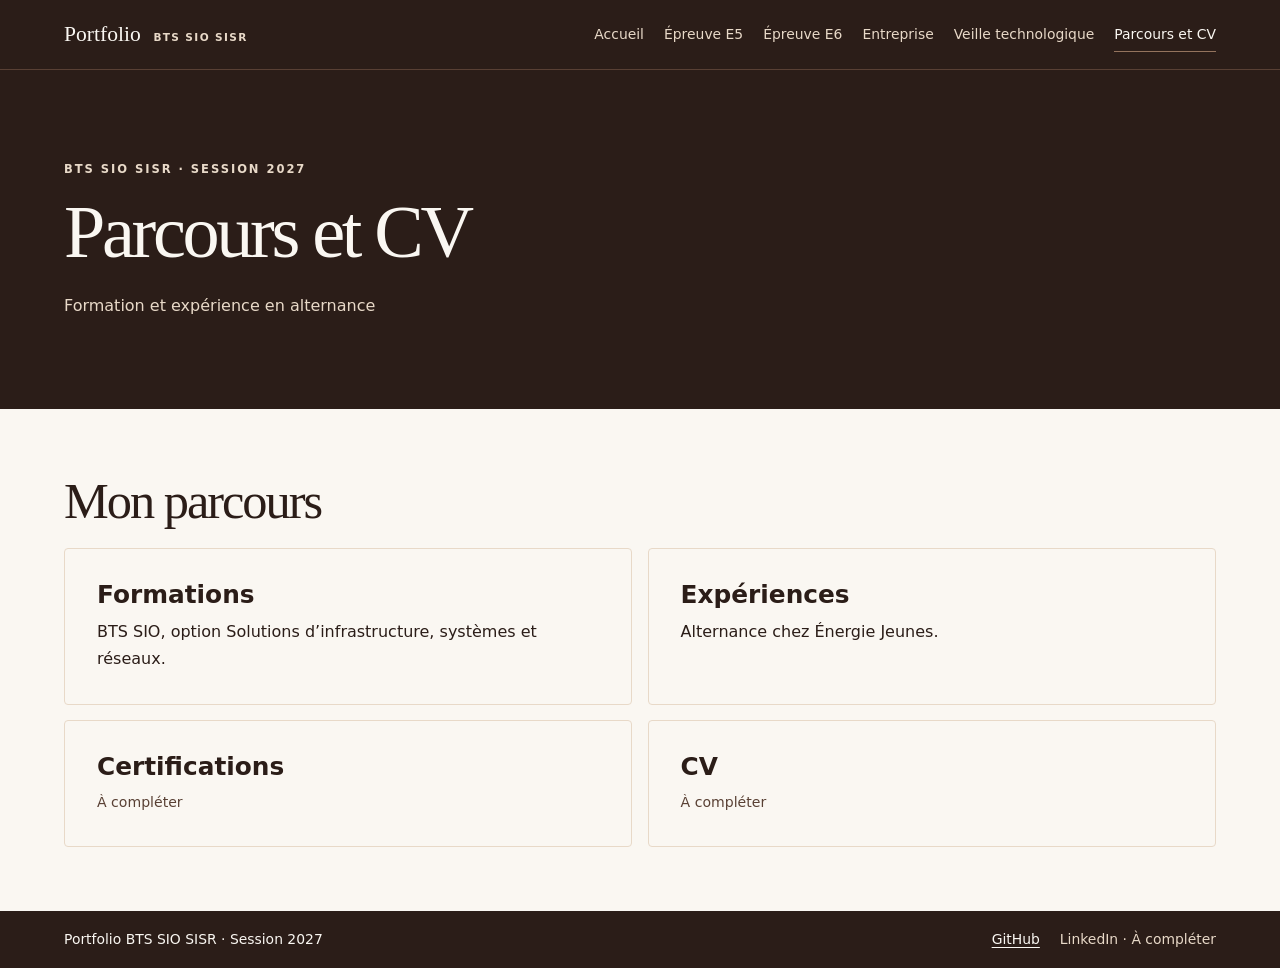
<file: parcours.html>
<!doctype html>
<html lang="fr">
  <head>
    <meta charset="utf-8">
    <meta name="viewport" content="width=device-width, initial-scale=1">
    <title>Parcours et CV | Portfolio BTS SIO SISR 2027</title>
    <link rel="stylesheet" href="assets/styles.css">
    <script src="assets/menu.js" defer></script>
  </head>
  <body>
    <a class="skip" href="#contenu">Aller au contenu</a>
    <header class="site-header">
      <div class="wrap header-inner">
        <a class="brand" href="index.html">Portfolio <span>BTS SIO SISR</span></a>
        <button class="menu-button" type="button" aria-expanded="false" aria-controls="navigation" hidden>Menu</button>
        <nav id="navigation" aria-label="Navigation principale">
          <ul>
            <li><a href="index.html">Accueil</a></li>
            <li><a href="e5.html">Épreuve E5</a></li>
            <li><a href="e6.html">Épreuve E6</a></li>
            <li><a href="entreprise.html">Entreprise</a></li>
            <li><a href="veille.html">Veille technologique</a></li>
            <li><a href="parcours.html" aria-current="page">Parcours et CV</a></li>
          </ul>
        </nav>
      </div>
    </header>
    <main id="contenu" tabindex="-1">
      <section class="hero ">
        <div class="wrap hero-grid">
          <div>
            <p class="eyebrow">BTS SIO SISR · Session 2027</p>
            <h1>Parcours et CV</h1>
            <p class="intro">Formation et expérience en alternance</p>
          </div>
        </div>
      </section>
      <section class="wrap block">
        <h2>Mon parcours</h2>
        <div class="grid">
          <section class="panel">
            <h3>Formations</h3>
            <p>BTS SIO, option Solutions d’infrastructure, systèmes et réseaux.</p>
          </section>
          <section class="panel">
            <h3>Expériences</h3>
            <p>Alternance chez Énergie Jeunes.</p>
          </section>
          <section class="panel">
            <h3>Certifications</h3>
            <p class="pending">À compléter</p>
          </section>
          <section class="panel">
            <h3>CV</h3>
            <p class="pending">À compléter</p>
          </section>
        </div>
      </section>
    </main>
    <footer class="site-footer">
      <div class="wrap footer-inner">
        <p>Portfolio BTS SIO SISR · Session 2027</p>
        <ul aria-label="Profils professionnels">
          <li><a href="https://github.com/imriiama">GitHub</a></li>
          <li><span>LinkedIn · À compléter</span></li>
        </ul>
      </div>
    </footer>
  </body>
</html>
</file>
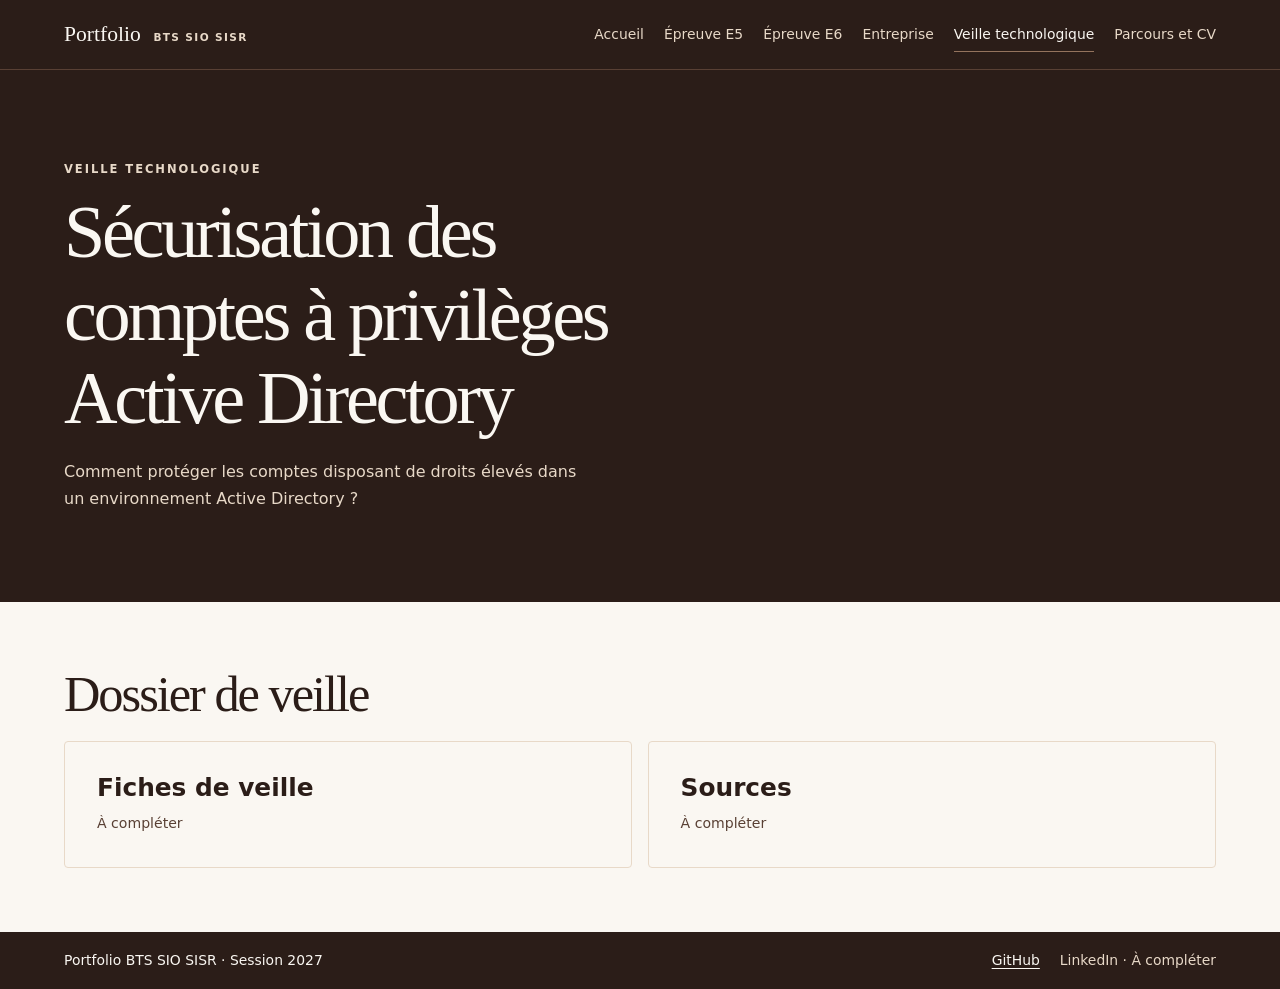
<file: veille.html>
<!doctype html>
<html lang="fr">
  <head>
    <meta charset="utf-8">
    <meta name="viewport" content="width=device-width, initial-scale=1">
    <title>Veille technologique | Portfolio BTS SIO SISR 2027</title>
    <link rel="stylesheet" href="assets/styles.css">
    <script src="assets/menu.js" defer></script>
  </head>
  <body>
    <a class="skip" href="#contenu">Aller au contenu</a>
    <header class="site-header">
      <div class="wrap header-inner">
        <a class="brand" href="index.html">Portfolio <span>BTS SIO SISR</span></a>
        <button class="menu-button" type="button" aria-expanded="false" aria-controls="navigation" hidden>Menu</button>
        <nav id="navigation" aria-label="Navigation principale">
          <ul>
            <li><a href="index.html">Accueil</a></li>
            <li><a href="e5.html">Épreuve E5</a></li>
            <li><a href="e6.html">Épreuve E6</a></li>
            <li><a href="entreprise.html">Entreprise</a></li>
            <li><a href="veille.html" aria-current="page">Veille technologique</a></li>
            <li><a href="parcours.html">Parcours et CV</a></li>
          </ul>
        </nav>
      </div>
    </header>
    <main id="contenu" tabindex="-1">
      <section class="hero ">
        <div class="wrap hero-grid">
          <div>
            <p class="eyebrow">Veille technologique</p>
            <h1>Sécurisation des comptes à privilèges Active Directory</h1>
            <p class="intro">Comment protéger les comptes disposant de droits élevés dans un environnement Active Directory ?</p>
          </div>
        </div>
      </section>
      <section class="wrap block">
        <h2>Dossier de veille</h2>
        <div class="grid">
          <section class="panel">
            <h3>Fiches de veille</h3>
            <p class="pending">À compléter</p>
          </section>
          <section class="panel">
            <h3>Sources</h3>
            <p class="pending">À compléter</p>
          </section>
        </div>
      </section>
    </main>
    <footer class="site-footer">
      <div class="wrap footer-inner">
        <p>Portfolio BTS SIO SISR · Session 2027</p>
        <ul aria-label="Profils professionnels">
          <li><a href="https://github.com/imriiama">GitHub</a></li>
          <li><span>LinkedIn · À compléter</span></li>
        </ul>
      </div>
    </footer>
  </body>
</html>
</file>
<file: assets/styles.css>
:root {
  --espresso: #2B1D18;
  --chocolat: #594034;
  --moka: #94735D;
  --beige: #E8D9C8;
  --ivoire: #FAF7F2;
  --display: Georgia, "Times New Roman", serif;
  color: var(--espresso);
  background: var(--ivoire);
  font: 100%/1.65 "Segoe UI", system-ui, sans-serif;
}

* { box-sizing: border-box; }
[hidden] { display: none !important; }
body { margin: 0; min-height: 100vh; display: flex; flex-direction: column; }
main { flex: 1; }
h1, h2, h3, h4, p { margin: 0; }
h1, h2, h3, h4 { line-height: 1.12; overflow-wrap: anywhere; }
h1, h2 { font-family: var(--display); font-weight: 400; }
h1 { font-size: clamp(2.45rem, 5.8vw, 5.25rem); letter-spacing: -.045em; }
h2 { font-size: clamp(2rem, 4vw, 3.15rem); letter-spacing: -.04em; }
h3, h4 { font-size: clamp(1.2rem, 2vw, 1.55rem); }
p { max-width: 68ch; }
a { color: inherit; text-underline-offset: .22em; }
:focus-visible { outline: 2px solid currentColor; outline-offset: 4px; }
.wrap { width: min(100% - clamp(2rem, 8vw, 7rem), 72rem); margin-inline: auto; }
.skip { position: absolute; z-index: 5; top: .5rem; left: .5rem; padding: .5rem 1rem; background: var(--ivoire); transform: translateY(-200%); }
.skip:focus { transform: none; }

.site-header, .site-footer { background: var(--espresso); color: var(--ivoire); }
.site-header { border-bottom: 1px solid var(--chocolat); }
.header-inner, .footer-inner { display: flex; align-items: center; justify-content: space-between; gap: 1rem; flex-wrap: wrap; padding-block: 1.05rem; }
.brand { font-family: var(--display); font-size: 1.35rem; text-decoration: none; }
.brand span { color: var(--beige); font: 650 .66rem/1 system-ui, sans-serif; letter-spacing: .13em; margin-left: .45rem; }
nav ul, .site-footer ul { display: flex; flex-wrap: wrap; gap: .3rem 1.25rem; padding: 0; margin: 0; list-style: none; }
nav a { display: block; padding-block: .35rem; color: var(--beige); font-size: .87rem; text-decoration: none; border-bottom: 1px solid transparent; }
nav a:hover, nav a[aria-current="page"] { color: var(--ivoire); border-bottom-color: var(--moka); }
.menu-button { color: inherit; background: transparent; border: 1px solid var(--moka); border-radius: .2rem; padding: .45rem .75rem; font: inherit; cursor: pointer; }

.hero { background: var(--espresso); color: var(--ivoire); padding-block: clamp(2.9rem, 7vw, 6.3rem); }
.hero-grid { display: grid; align-items: center; gap: 2rem; }
.hero-home .hero-grid { grid-template-columns: minmax(0, 1.65fr) minmax(0, 1fr); }
.hero h1 { max-width: 17ch; }
.eyebrow { color: var(--chocolat); font-size: .72rem; font-weight: 700; text-transform: uppercase; letter-spacing: .17em; margin-bottom: .75rem; }
.hero .eyebrow, .featured .eyebrow { color: var(--beige); }
.intro { margin-top: 1.2rem; color: var(--beige); max-width: 51ch; }
.actions { display: flex; flex-wrap: wrap; gap: .7rem; margin-top: 1.6rem; }
.button { display: inline-flex; align-items: center; min-height: 2.9rem; padding: .65rem 1rem; border: 1px solid var(--moka); border-radius: .2rem; font-size: .9rem; font-weight: 650; text-decoration: none; transition: background-color .18s; }
.primary { color: var(--espresso); background: var(--beige); border-color: var(--beige); }
.primary:hover { background: var(--ivoire); }
.secondary:hover { background: var(--chocolat); }
.hero .button:focus-visible { outline-color: var(--ivoire); }

.network { position: relative; aspect-ratio: 1.35; border: 1px solid var(--chocolat); background-image: linear-gradient(to right, #94735D29 1px, transparent 1px), linear-gradient(to bottom, #94735D29 1px, transparent 1px); background-size: 12.5% 16.666%; }
.network i, .network b { position: absolute; display: block; }
.network i { border: 1px solid var(--moka); }
.network i:nth-child(1) { inset: 17% 25% 33% 12.5%; border-right: 0; }
.network i:nth-child(2) { inset: 33% 12.5% 17% 37.5%; border-left: 0; }
.network i:nth-child(3) { inset: 33% 25% 33% 37.5%; border-color: var(--beige); background: var(--chocolat); }
.network i:nth-child(4) { inset: 42% 35% 42% 47.5%; border-color: var(--beige); }
.network b { width: .55rem; aspect-ratio: 1; background: var(--beige); transform: translate(-50%, -50%); }
.network b:nth-of-type(1) { left: 12.5%; top: 17%; }
.network b:nth-of-type(2) { left: 87.5%; top: 33%; }
.network b:nth-of-type(3) { left: 37.5%; top: 67%; }
.network b:nth-of-type(4) { left: 87.5%; top: 83%; }

.block { padding-block: clamp(2rem, 5vw, 4.15rem); }
.block + .block { border-top: 1px solid var(--beige); }
.block h2 + * { margin-top: 1.15rem; }
.about { display: grid; grid-template-columns: minmax(0, 1fr) minmax(0, 2fr); gap: 1rem 2rem; }
.about h2 + * { margin-top: 0; }
.projects, .grid { display: grid; gap: .95rem; grid-template-columns: repeat(2, minmax(0, 1fr)); }
.project, .panel { border: 1px solid var(--beige); border-radius: .25rem; padding: clamp(1.1rem, 3vw, 2rem); }
.project { display: flex; flex-direction: column; align-items: start; gap: .65rem; border-top: 2px solid var(--moka); }
.project .eyebrow { margin: 0; }
.project .text-link { margin-top: auto; padding-top: .55rem; }
.featured { background: var(--chocolat); color: var(--ivoire); border-color: var(--chocolat); }
.featured h3 { font-family: var(--display); font-size: clamp(2rem, 4vw, 3rem); font-weight: 400; }
.featured a { color: var(--ivoire); }
.panel h3 + *, .panel p + p { margin-top: .65rem; }
.panel ul { padding-left: 1.2rem; }
.pending { color: var(--chocolat); font-size: .88rem; }
.collection + .collection { margin-top: 1.6rem; }
.collection h3 + .projects { margin-top: .75rem; }
.text-link { display: inline-block; color: var(--chocolat); font-weight: 650; font-size: .92rem; }
.text-link:hover { text-decoration-thickness: 2px; }
p + .text-link { margin-top: .7rem; }
.band { background: var(--beige); }
.site-footer { font-size: .87rem; }
.site-footer span { color: var(--beige); }

@media (max-width: 56rem) {
  .header-inner nav { flex-basis: 100%; }
  .hero-home .hero-grid { grid-template-columns: minmax(0, 1.65fr) minmax(0, .8fr); }
}

@media (max-width: 42rem) {
  nav ul { flex-direction: column; align-items: start; }
  nav a { padding: .5rem 0; }
  .hero-home .hero-grid, .about, .projects, .grid { grid-template-columns: minmax(0, 1fr); }
  .network { display: none; }
  .footer-inner { align-items: start; flex-direction: column; }
}

@media (prefers-reduced-motion: reduce) {
  .button { transition: none; }
}
</file>
<file: assets/home.css>
/* Styles propres à l’accueil pour préserver les cinq autres pages. */
.home-page { font-size: 1.0625rem; line-height: 1.7; }
.home-page .eyebrow { font-size: .875rem; }
.home-page .text-link, .home-page .button, .home-page .site-footer { font-size: 1rem; }
.home-page #navigation a { font-size: .9375rem; }
.home-page h2 { font-size: clamp(1.9rem, 3.2vw, 2.65rem); }
.home-intro { color: var(--ivoire); background: var(--espresso); }
.home-intro-grid {
  display: grid;
  grid-template-columns: minmax(0, 1.6fr) minmax(0, 1fr);
  align-items: center;
  gap: clamp(2rem, 6vw, 5.5rem);
  padding-block: clamp(2.5rem, 5vw, 4.5rem);
}
.home-intro .eyebrow { color: var(--beige); }
.home-intro h1 { font-size: clamp(2.8rem, 5.4vw, 4.8rem); max-width: 16ch; }
.home-intro h1 span { display: block; font-size: .68em; line-height: 1.25; letter-spacing: -.025em; margin-top: .2em; }
.home-subtitle { color: var(--beige); font-size: 1rem; margin-block: 1.2rem 1.7rem; }
.home-intro-copy > p:not(.eyebrow):not(.home-subtitle) { color: var(--beige); }
.home-intro-copy > p + p:not(.home-subtitle) { margin-top: .8rem; }
.home-intro .secondary { color: var(--ivoire); }
.home-portrait { margin: 0; padding: .65rem; border: 1px solid var(--moka); }
.home-portrait img { display: block; width: 100%; height: auto; }
.home-section { padding-block: clamp(2.25rem, 4.5vw, 3.75rem); scroll-margin-top: 1.5rem; }
.home-section + .home-section { border-top: 1px solid var(--beige); }
.home-split { display: grid; grid-template-columns: minmax(0, 1fr) minmax(0, 2fr); gap: 1.5rem 3rem; }
.home-prose p + p, .home-prose h3 + p { margin-top: 1rem; }
.home-prose p { max-width: 66ch; }
.home-interests { background: var(--beige); }
.home-interest-list { display: grid; grid-template-columns: repeat(5, minmax(0, 1fr)); gap: 1.5rem; list-style: none; padding: 0; margin: 2rem 0 0; }
.home-interest-list li { display: flex; flex-direction: column; align-items: start; gap: .9rem; color: var(--chocolat); font-weight: 600; }
.home-interest-list svg { width: 2rem; height: 2rem; }
.home-section-heading { display: flex; align-items: baseline; justify-content: space-between; flex-wrap: wrap; gap: 1rem; margin-bottom: 1.5rem; }
.home-project-list { border-top: 1px solid var(--moka); }
.home-project-list article { display: grid; grid-template-columns: minmax(0, .65fr) minmax(0, 1.15fr) minmax(0, 2fr); gap: 1rem 2rem; padding-block: 1.7rem; border-bottom: 1px solid var(--beige); align-items: baseline; }
.home-project-list .eyebrow { margin: 0; }
.home-project-list h3 { font-size: 1.25rem; line-height: 1.35; }
.home-project-list h3 a { text-decoration-thickness: 1px; }
.home-timeline { border-left: 1px solid var(--moka); padding-left: 1.5rem; }
.home-timeline article + article { margin-top: 2rem; padding-top: 1.5rem; border-top: 1px solid var(--beige); }
.home-timeline h3 { line-height: 1.35; }
.home-timeline h3 + p { margin-top: .6rem; }
.home-meta { font-size: 1rem; color: var(--chocolat); margin-bottom: .7rem; }
.home-experience { background: var(--chocolat); color: var(--ivoire); }
.home-experience .home-meta { color: var(--beige); }
.home-experience .text-link { color: var(--ivoire); }
.home-role { font-weight: 600; }
.home-certifications { display: grid; grid-template-columns: repeat(2, minmax(0, 1fr)); gap: 1.5rem; }
.home-certifications article { border-top: 1px solid var(--moka); padding-top: 1rem; }
.home-certifications h3 { line-height: 1.35; font-size: 1.2rem; }
.home-certifications h3 + p { margin-top: .5rem; }
.home-cv { padding: 1.5rem; border: 1px solid var(--beige); }
.home-contact { background: var(--beige); }
.home-contact dl { margin: 0; }
.home-contact dl > div + div { margin-top: 1.2rem; }
.home-contact dt { font-size: 1rem; color: var(--chocolat); }
.home-contact dd { margin: .15rem 0 0; overflow-wrap: anywhere; }
.home-contact a { font-size: clamp(1rem, 2vw, 1.3rem); }
@media (max-width: 56rem) {
  .home-intro-grid { grid-template-columns: minmax(0, 1.4fr) minmax(0, 1fr); gap: 2rem; }
  .home-split { grid-template-columns: minmax(0, 1fr) minmax(0, 1.8fr); gap: 1.5rem; }
  .home-interest-list { gap: 1rem; }
  .home-project-list article { grid-template-columns: minmax(0, 1fr) minmax(0, 2fr); gap: .5rem 1rem; }
  .home-project-list .eyebrow { grid-column: 1 / -1; }
}
@media (max-width: 42rem) {
  .home-intro-grid, .home-split { grid-template-columns: minmax(0, 1fr); }
  .home-intro h1 { font-size: clamp(2.7rem, 10vw, 3.6rem); }
  .home-portrait { width: min(100%, 19rem); justify-self: center; }
  .home-interest-list { grid-template-columns: repeat(2, minmax(0, 1fr)); gap: 1.6rem; }
  .home-project-list article { grid-template-columns: minmax(0, 1fr); }
  .home-certifications { grid-template-columns: minmax(0, 1fr); }
}
</file>
<file: assets/e5.css>
/* Styles limités à l’E5 pour conserver les autres pages à l’identique. */
.e5-page { font-size: 1.0625rem; line-height: 1.7; }
.e5-page h2 { font-size: clamp(1.9rem, 3.2vw, 2.65rem); }
.e5-page h3 { font-size: 1.35rem; line-height: 1.35; }
.e5-page .eyebrow { font-size: .875rem; }
.e5-page .text-link { font-size: 1rem; }
.e5-page .site-footer { font-size: 1rem; }
.e5-page #navigation a { font-size: .9375rem; }
.e5-page .block { padding-block: clamp(2.25rem, 4.5vw, 3.75rem); }
.e5-page [id] { scroll-margin-top: 1.5rem; }
.e5-intro { padding-block: clamp(2.5rem, 5vw, 4.5rem); }
.e5-intro-layout { display: grid; grid-template-columns: minmax(0, 1fr) minmax(0, 1fr); align-items: center; gap: 2rem 4rem; }
.e5-intro h1 { font-size: clamp(3rem, 6vw, 4.8rem); }
.e5-intro .intro { font-size: 1.2rem; margin-top: 1rem; max-width: 32ch; }
.e5-intro-copy { color: var(--beige); border-left: 1px solid var(--moka); padding-left: 2rem; }
.e5-intro-copy p + p { margin-top: 1rem; }
.e5-section-copy { margin-bottom: 1.6rem; }
.e5-section-copy p { margin-top: 1rem; max-width: 80ch; }
.e5-tableau { display: grid; grid-template-columns: minmax(0, 2fr) minmax(0, 1fr); gap: 2rem 3rem; align-items: center; }
.e5-tableau .e5-section-copy { margin: 0; }
.e5-document { border: 1px solid var(--beige); background: var(--ivoire); padding: 2rem; display: flex; align-items: center; gap: 1rem; color: var(--chocolat); }
.e5-document svg { width: 2.5rem; height: 2.5rem; flex-shrink: 0; }
.e5-collection .projects { gap: 1.25rem; }
.e5-page .e5-card { background: var(--ivoire); gap: .9rem; padding: clamp(1.3rem, 3vw, 2rem); }
.e5-card-icon { color: var(--chocolat); line-height: 0; }
.e5-card-icon svg { width: 1.8rem; height: 1.8rem; }
.e5-card h3 { max-width: 42ch; }
.e5-card p { max-width: 70ch; }
.e5-tools { display: flex; flex-wrap: wrap; gap: .35rem .5rem; list-style: none; padding: 0; margin: .15rem 0 0; }
.e5-tools li { border: 1px solid var(--beige); padding: .2rem .6rem; color: var(--chocolat); font-size: .9rem; }
.e5-enterprise { background: var(--beige); }
.e5-page .e5-tempo { grid-column: 1 / -1; background: var(--chocolat); color: var(--ivoire); border-color: var(--chocolat); }
.e5-tempo .e5-card-icon { color: var(--beige); }
.e5-tempo h3 { font-family: var(--display); font-weight: 400; font-size: clamp(1.8rem, 3vw, 2.3rem); max-width: 38ch; }
.e5-role { border-left: 1px solid var(--moka); padding-left: 1rem; margin-block: .3rem; }
.e5-role h4 { font-size: .9rem; margin-bottom: .4rem; color: var(--beige); }
.e5-enterprise .e5-card:last-child { grid-column: 1 / -1; }
.e5-training > .e5-card:only-child { grid-column: 1 / -1; }
.e5-back { padding-bottom: 2.5rem; }
@media (max-width: 56rem) {
  .e5-intro-layout { gap: 2rem; }
  .e5-intro-copy { padding-left: 1.5rem; }
  .e5-tableau { grid-template-columns: minmax(0, 1.6fr) minmax(0, 1fr); gap: 1.5rem; }
}
@media (max-width: 42rem) {
  .e5-intro-layout, .e5-tableau { grid-template-columns: minmax(0, 1fr); }
  .e5-intro-copy { padding: 1.5rem 0 0; border-left: 0; border-top: 1px solid var(--moka); }
  .e5-document { padding: 1.5rem; }
}
</file>
